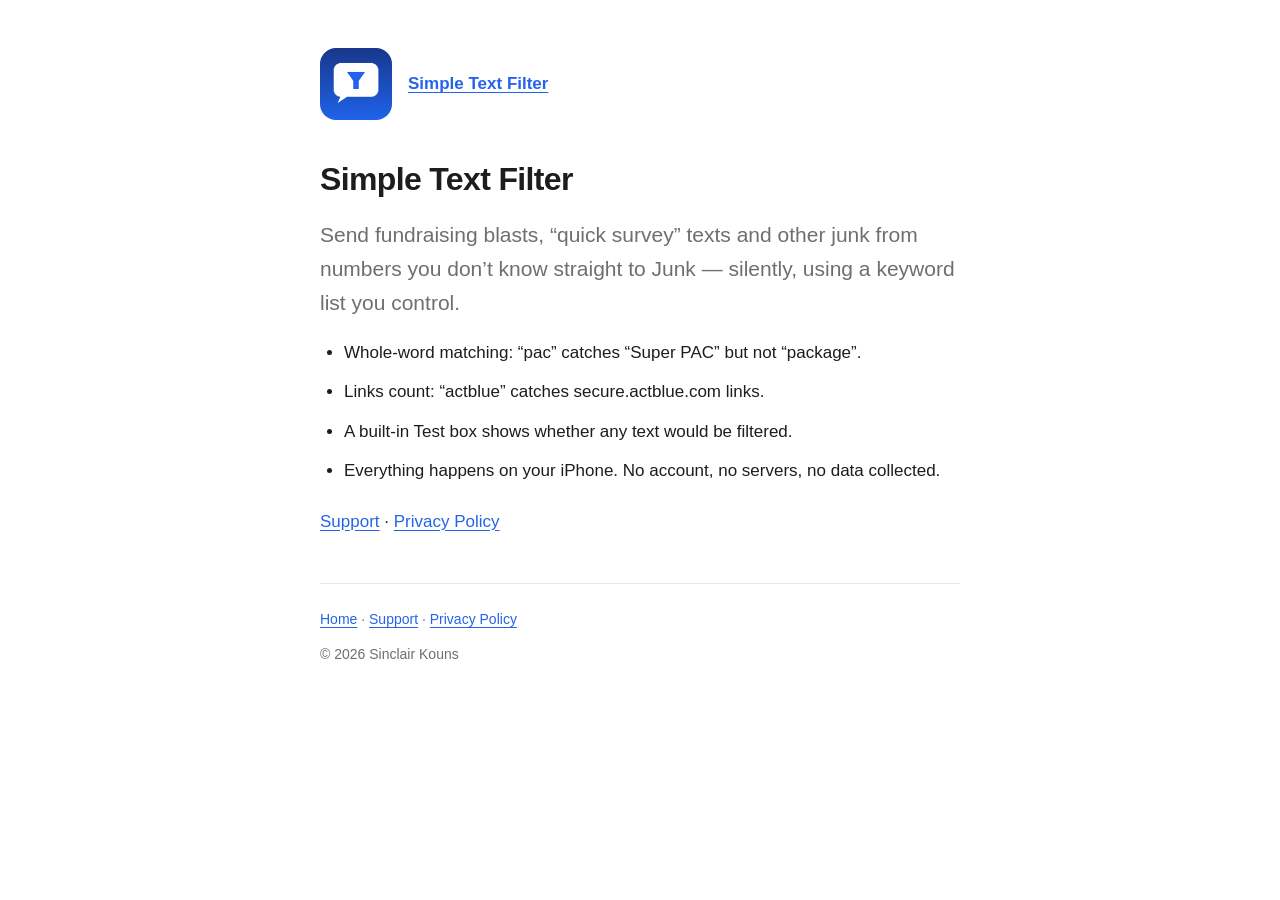
<file: index.html>
<!doctype html>
<html lang="en">
<head>
  <meta charset="utf-8">
  <meta name="viewport" content="width=device-width, initial-scale=1">
  <title>Simple Text Filter</title>
  <meta name="description" content="Send unwanted texts from unknown numbers to Junk using your own keyword list. Private, on-device, no account.">
  <link rel="stylesheet" href="style.css">
</head>
<body>
  <div class="container">
    <header class="site-header">
      <img src="icon.png" width="72" height="72" alt="">
      <a href="index.html">Simple Text Filter</a>
    </header>
    <main>
      <h1>Simple Text Filter</h1>
      <p class="lead">Send fundraising blasts, “quick survey” texts and other junk from numbers you don’t know straight to Junk — silently, using a keyword list you control.</p>
      <ul>
        <li>Whole-word matching: “pac” catches “Super PAC” but not “package”.</li>
        <li>Links count: “actblue” catches secure.actblue.com links.</li>
        <li>A built-in Test box shows whether any text would be filtered.</li>
        <li>Everything happens on your iPhone. No account, no servers, no data collected.</li>
      </ul>
      <p><a href="support.html">Support</a> · <a href="privacy.html">Privacy Policy</a></p>
    </main>
    <footer class="site-footer">
      <nav aria-label="Footer"><a href="index.html">Home</a> · <a href="support.html">Support</a> · <a href="privacy.html">Privacy Policy</a></nav>
      <p>© 2026 Sinclair Kouns</p>
    </footer>
  </div>
</body>
</html>
</file>
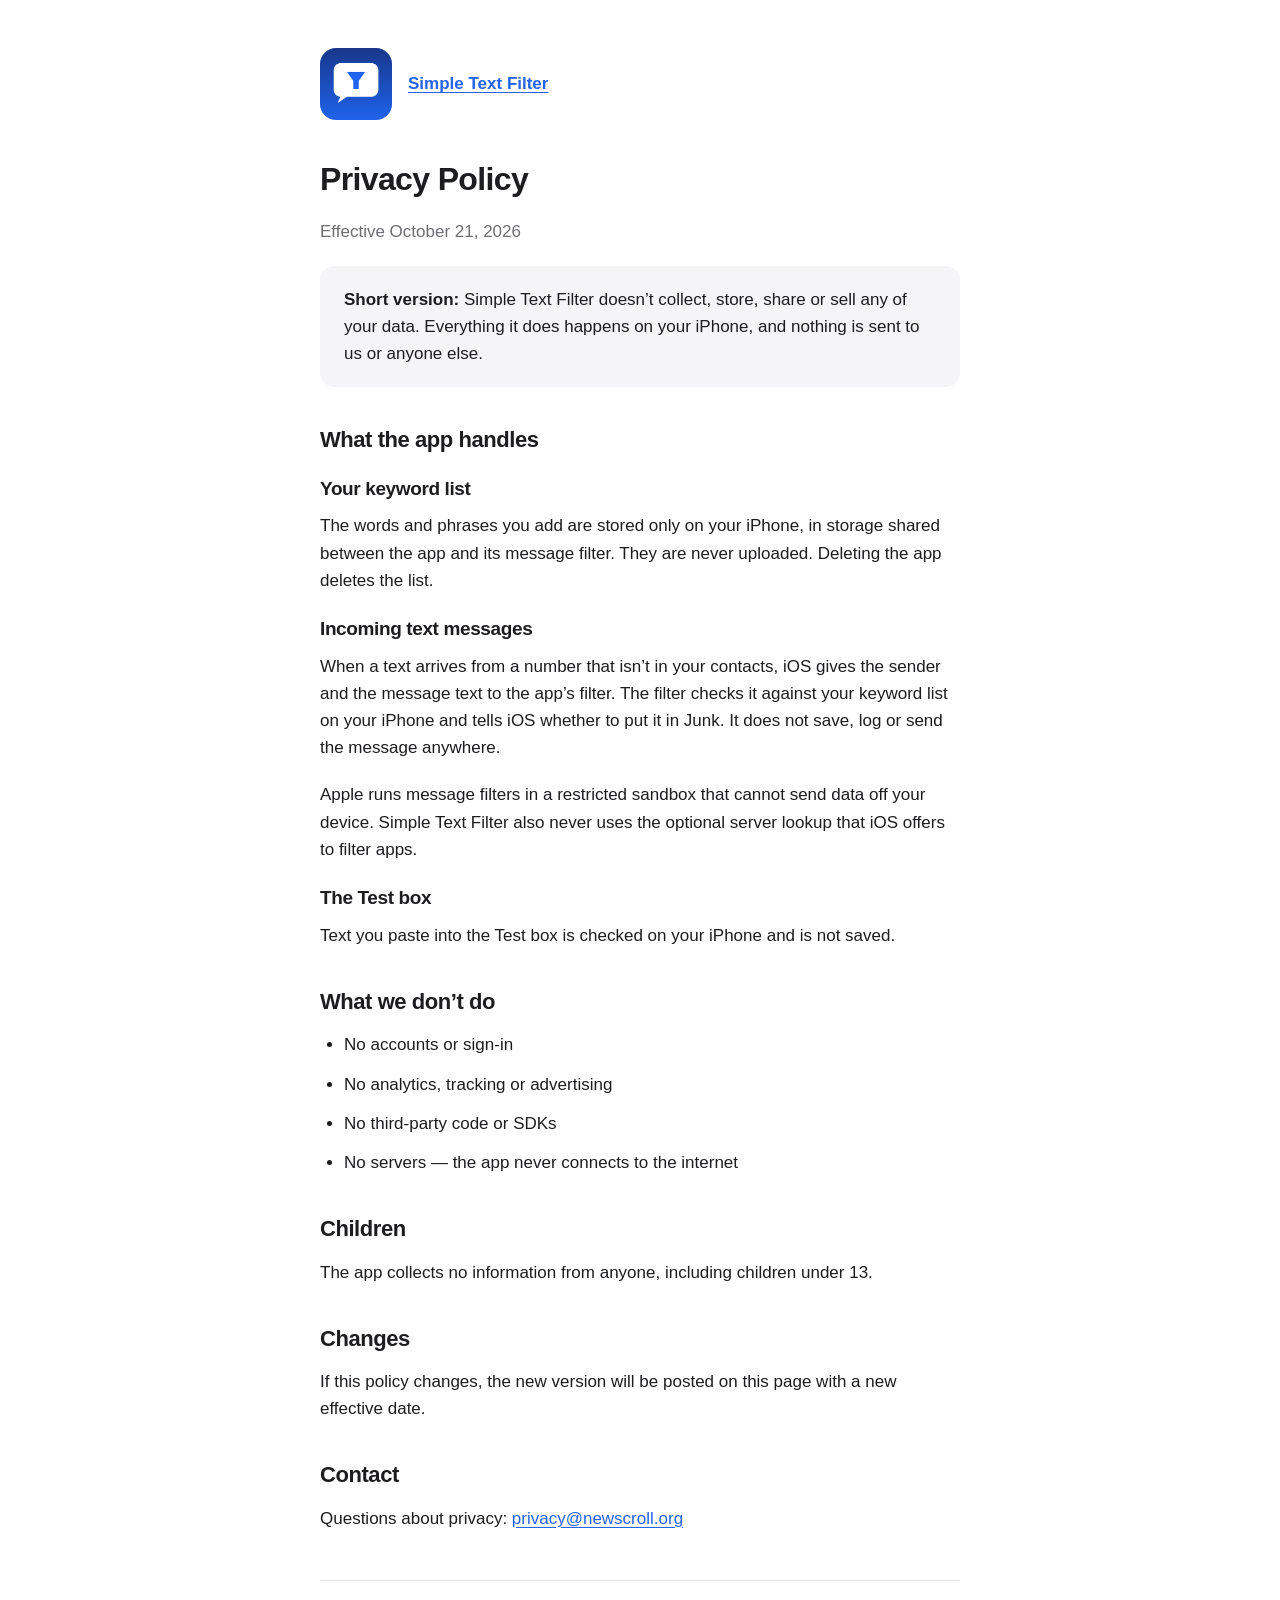
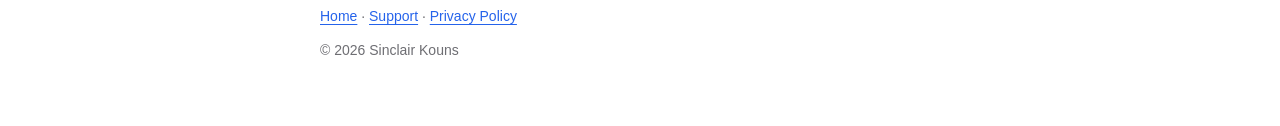
<file: privacy.html>
<!doctype html>
<html lang="en">
<head>
  <meta charset="utf-8">
  <meta name="viewport" content="width=device-width, initial-scale=1">
  <title>Privacy Policy – Simple Text Filter</title>
  <meta name="description" content="Simple Text Filter collects no data. Everything happens on your iPhone.">
  <link rel="stylesheet" href="style.css">
</head>
<body>
  <div class="container">
    <header class="site-header">
      <img src="icon.png" width="72" height="72" alt="">
      <a href="index.html">Simple Text Filter</a>
    </header>
    <main>
      <h1>Privacy Policy</h1>
      <p class="muted">Effective October 21, 2026</p>
      <div class="card">
        <p><strong>Short version:</strong> Simple Text Filter doesn’t collect, store, share or sell any of your data. Everything it does happens on your iPhone, and nothing is sent to us or anyone else.</p>
      </div>
      <h2>What the app handles</h2>
      <h3>Your keyword list</h3>
      <p>The words and phrases you add are stored only on your iPhone, in storage shared between the app and its message filter. They are never uploaded. Deleting the app deletes the list.</p>
      <h3>Incoming text messages</h3>
      <p>When a text arrives from a number that isn’t in your contacts, iOS gives the sender and the message text to the app’s filter. The filter checks it against your keyword list on your iPhone and tells iOS whether to put it in Junk. It does not save, log or send the message anywhere.</p>
      <p>Apple runs message filters in a restricted sandbox that cannot send data off your device. Simple Text Filter also never uses the optional server lookup that iOS offers to filter apps.</p>
      <h3>The Test box</h3>
      <p>Text you paste into the Test box is checked on your iPhone and is not saved.</p>
      <h2>What we don’t do</h2>
      <ul>
        <li>No accounts or sign-in</li>
        <li>No analytics, tracking or advertising</li>
        <li>No third-party code or SDKs</li>
        <li>No servers — the app never connects to the internet</li>
      </ul>
      <h2>Children</h2>
      <p>The app collects no information from anyone, including children under 13.</p>
      <h2>Changes</h2>
      <p>If this policy changes, the new version will be posted on this page with a new effective date.</p>
      <h2>Contact</h2>
      <p>Questions about privacy: <a href="mailto:privacy@newscroll.org">privacy@newscroll.org</a></p>
    </main>
    <footer class="site-footer">
      <nav aria-label="Footer"><a href="index.html">Home</a> · <a href="support.html">Support</a> · <a href="privacy.html">Privacy Policy</a></nav>
      <p>© 2026 Sinclair Kouns</p>
    </footer>
  </div>
</body>
</html>
</file>
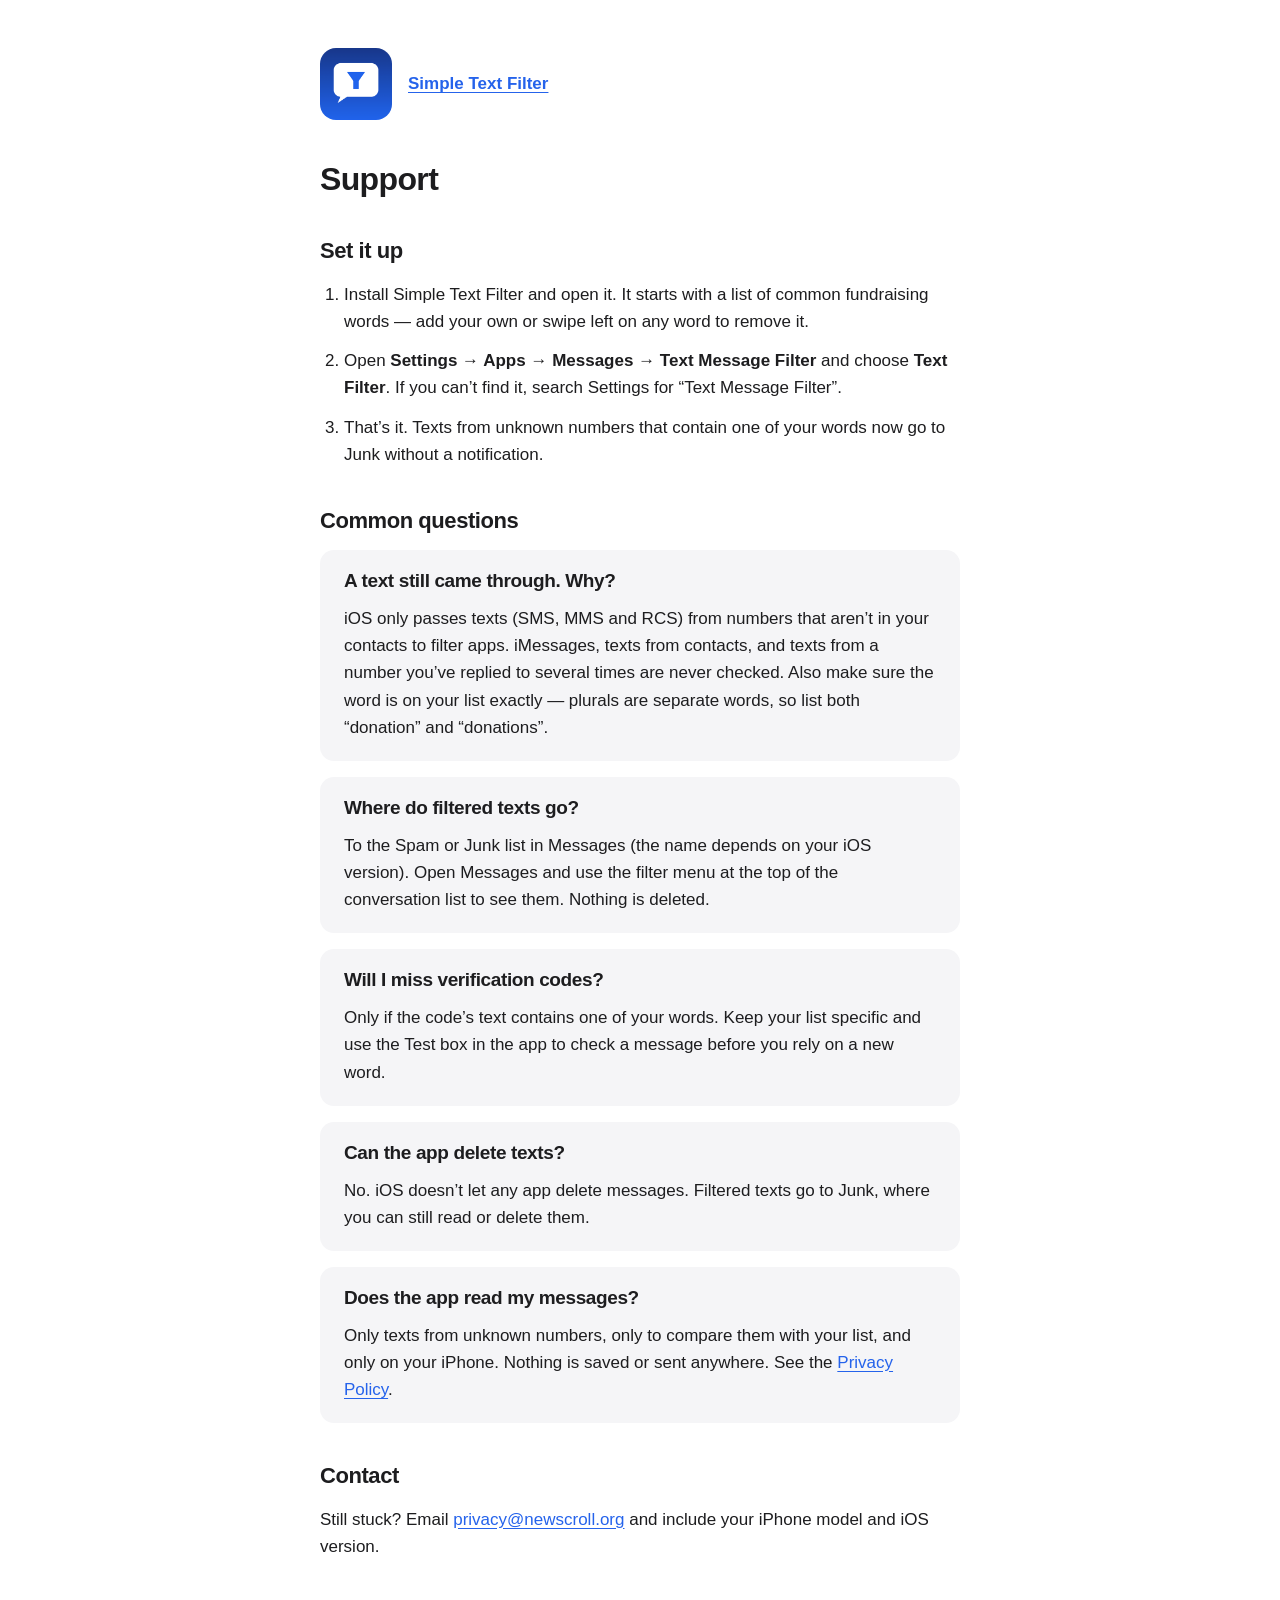
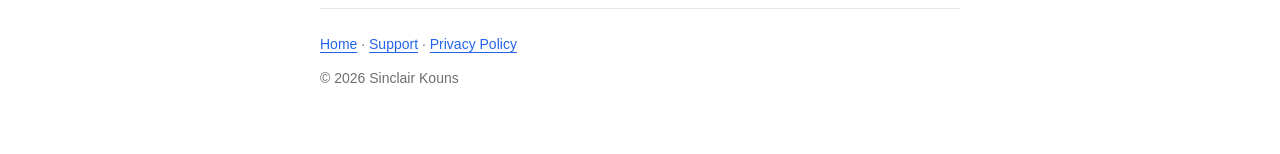
<file: support.html>
<!doctype html>
<html lang="en">
<head>
  <meta charset="utf-8">
  <meta name="viewport" content="width=device-width, initial-scale=1">
  <title>Support – Simple Text Filter</title>
  <meta name="description" content="How to set up Simple Text Filter and answers to common questions.">
  <link rel="stylesheet" href="style.css">
</head>
<body>
  <div class="container">
    <header class="site-header">
      <img src="icon.png" width="72" height="72" alt="">
      <a href="index.html">Simple Text Filter</a>
    </header>
    <main>
      <h1>Support</h1>
      <h2>Set it up</h2>
      <ol>
        <li>Install Simple Text Filter and open it. It starts with a list of common fundraising words — add your own or swipe left on any word to remove it.</li>
        <li>Open <strong>Settings → Apps → Messages → Text Message Filter</strong> and choose <strong>Text Filter</strong>. If you can’t find it, search Settings for “Text Message Filter”.</li>
        <li>That’s it. Texts from unknown numbers that contain one of your words now go to Junk without a notification.</li>
      </ol>
      <h2>Common questions</h2>
      <div class="card">
        <h3>A text still came through. Why?</h3>
        <p>iOS only passes texts (SMS, MMS and RCS) from numbers that aren’t in your contacts to filter apps. iMessages, texts from contacts, and texts from a number you’ve replied to several times are never checked. Also make sure the word is on your list exactly — plurals are separate words, so list both “donation” and “donations”.</p>
      </div>
      <div class="card">
        <h3>Where do filtered texts go?</h3>
        <p>To the Spam or Junk list in Messages (the name depends on your iOS version). Open Messages and use the filter menu at the top of the conversation list to see them. Nothing is deleted.</p>
      </div>
      <div class="card">
        <h3>Will I miss verification codes?</h3>
        <p>Only if the code’s text contains one of your words. Keep your list specific and use the Test box in the app to check a message before you rely on a new word.</p>
      </div>
      <div class="card">
        <h3>Can the app delete texts?</h3>
        <p>No. iOS doesn’t let any app delete messages. Filtered texts go to Junk, where you can still read or delete them.</p>
      </div>
      <div class="card">
        <h3>Does the app read my messages?</h3>
        <p>Only texts from unknown numbers, only to compare them with your list, and only on your iPhone. Nothing is saved or sent anywhere. See the <a href="privacy.html">Privacy Policy</a>.</p>
      </div>
      <h2>Contact</h2>
      <p>Still stuck? Email <a href="mailto:privacy@newscroll.org">privacy@newscroll.org</a> and include your iPhone model and iOS version.</p>
    </main>
    <footer class="site-footer">
      <nav aria-label="Footer"><a href="index.html">Home</a> · <a href="support.html">Support</a> · <a href="privacy.html">Privacy Policy</a></nav>
      <p>© 2026 Sinclair Kouns</p>
    </footer>
  </div>
</body>
</html>
</file>
<file: style.css>
:root {
  --bg: #ffffff;
  --text: #1d1d1f;
  --muted: #6e6e73;
  --accent: #2563EB;
  --card: #f5f5f7;
  --border: #e5e5ea;
}

@media (prefers-color-scheme: dark) {
  :root {
    --bg: #000000;
    --text: #f5f5f7;
    --muted: #a1a1a6;
    --accent: #60A5FA;
    --card: #1c1c1e;
    --border: #38383a;
  }
}

* {
  box-sizing: border-box;
}

body {
  margin: 0;
  background: var(--bg);
  color: var(--text);
  font-family: -apple-system, BlinkMacSystemFont, "Segoe UI", Roboto, Helvetica, Arial, sans-serif;
  font-size: 17px;
  line-height: 1.6;
  overflow-wrap: anywhere;
}

.container {
  max-width: 680px;
  margin: 0 auto;
  padding: 48px 20px 64px;
}

.site-header {
  display: flex;
  align-items: center;
  gap: 16px;
  margin-bottom: 40px;
}

.site-header img {
  width: 72px;
  height: 72px;
  border-radius: 16px;
  flex-shrink: 0;
}

.site-header a {
  font-weight: 600;
}

a {
  color: var(--accent);
  text-underline-offset: 3px;
}

h1, h2, h3 {
  line-height: 1.2;
  letter-spacing: -0.02em;
}

h1 {
  font-size: 32px;
  margin: 0 0 20px;
}

h2 {
  font-size: 22px;
  margin-top: 40px;
  margin-bottom: 16px;
}

h3 {
  font-size: 19px;
  margin-top: 24px;
  margin-bottom: 12px;
}

p {
  margin: 0 0 20px;
}

.muted, .lead {
  color: var(--muted);
}

.lead {
  font-size: 21px;
}

ul, ol {
  padding-left: 24px;
  margin: 0 0 24px;
}

li + li {
  margin-top: 12px;
}

.card {
  background: var(--card);
  border-radius: 14px;
  padding: 20px 24px;
  margin-bottom: 16px;
}

.card h3 {
  margin-top: 0;
}

.card p:last-child {
  margin-bottom: 0;
}

.site-footer {
  margin-top: 48px;
  padding-top: 24px;
  border-top: 1px solid var(--border);
  color: var(--muted);
  font-size: 14px;
}

.site-footer p {
  margin: 12px 0 0;
}
</file>
